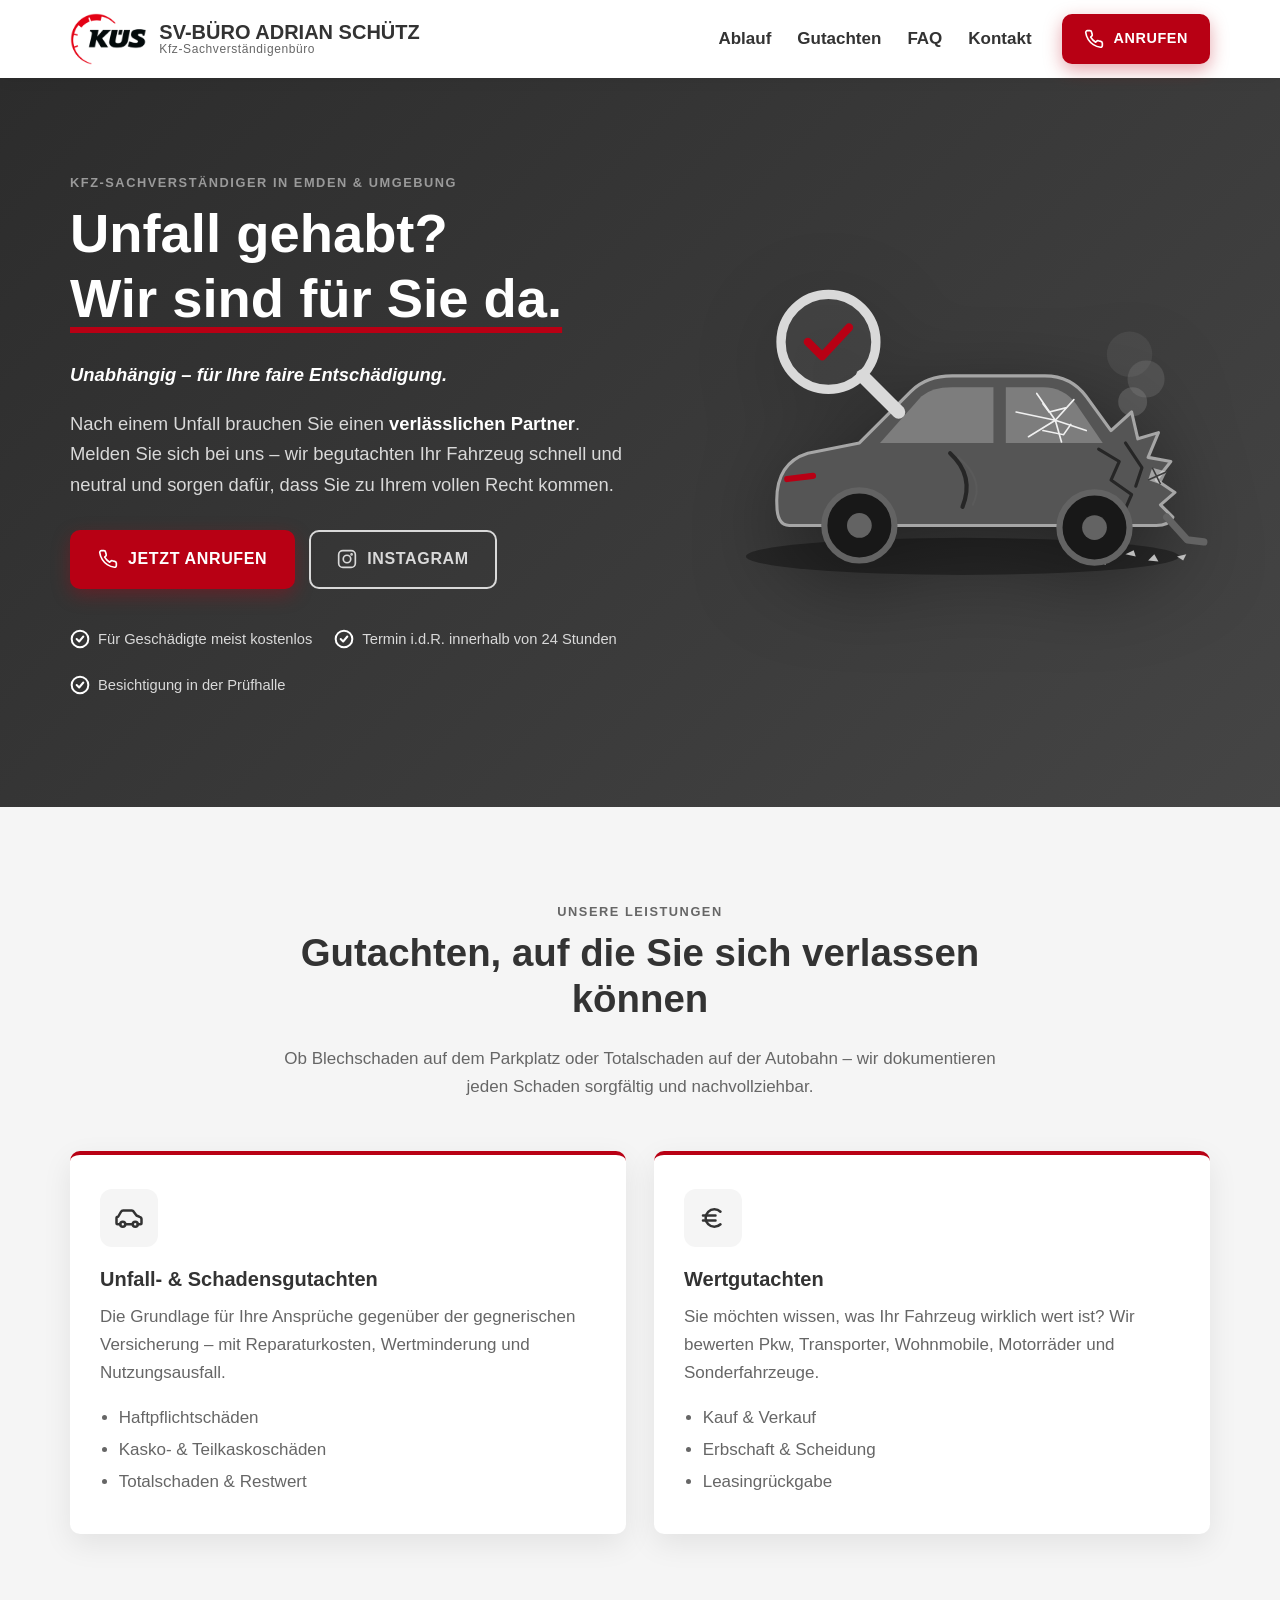
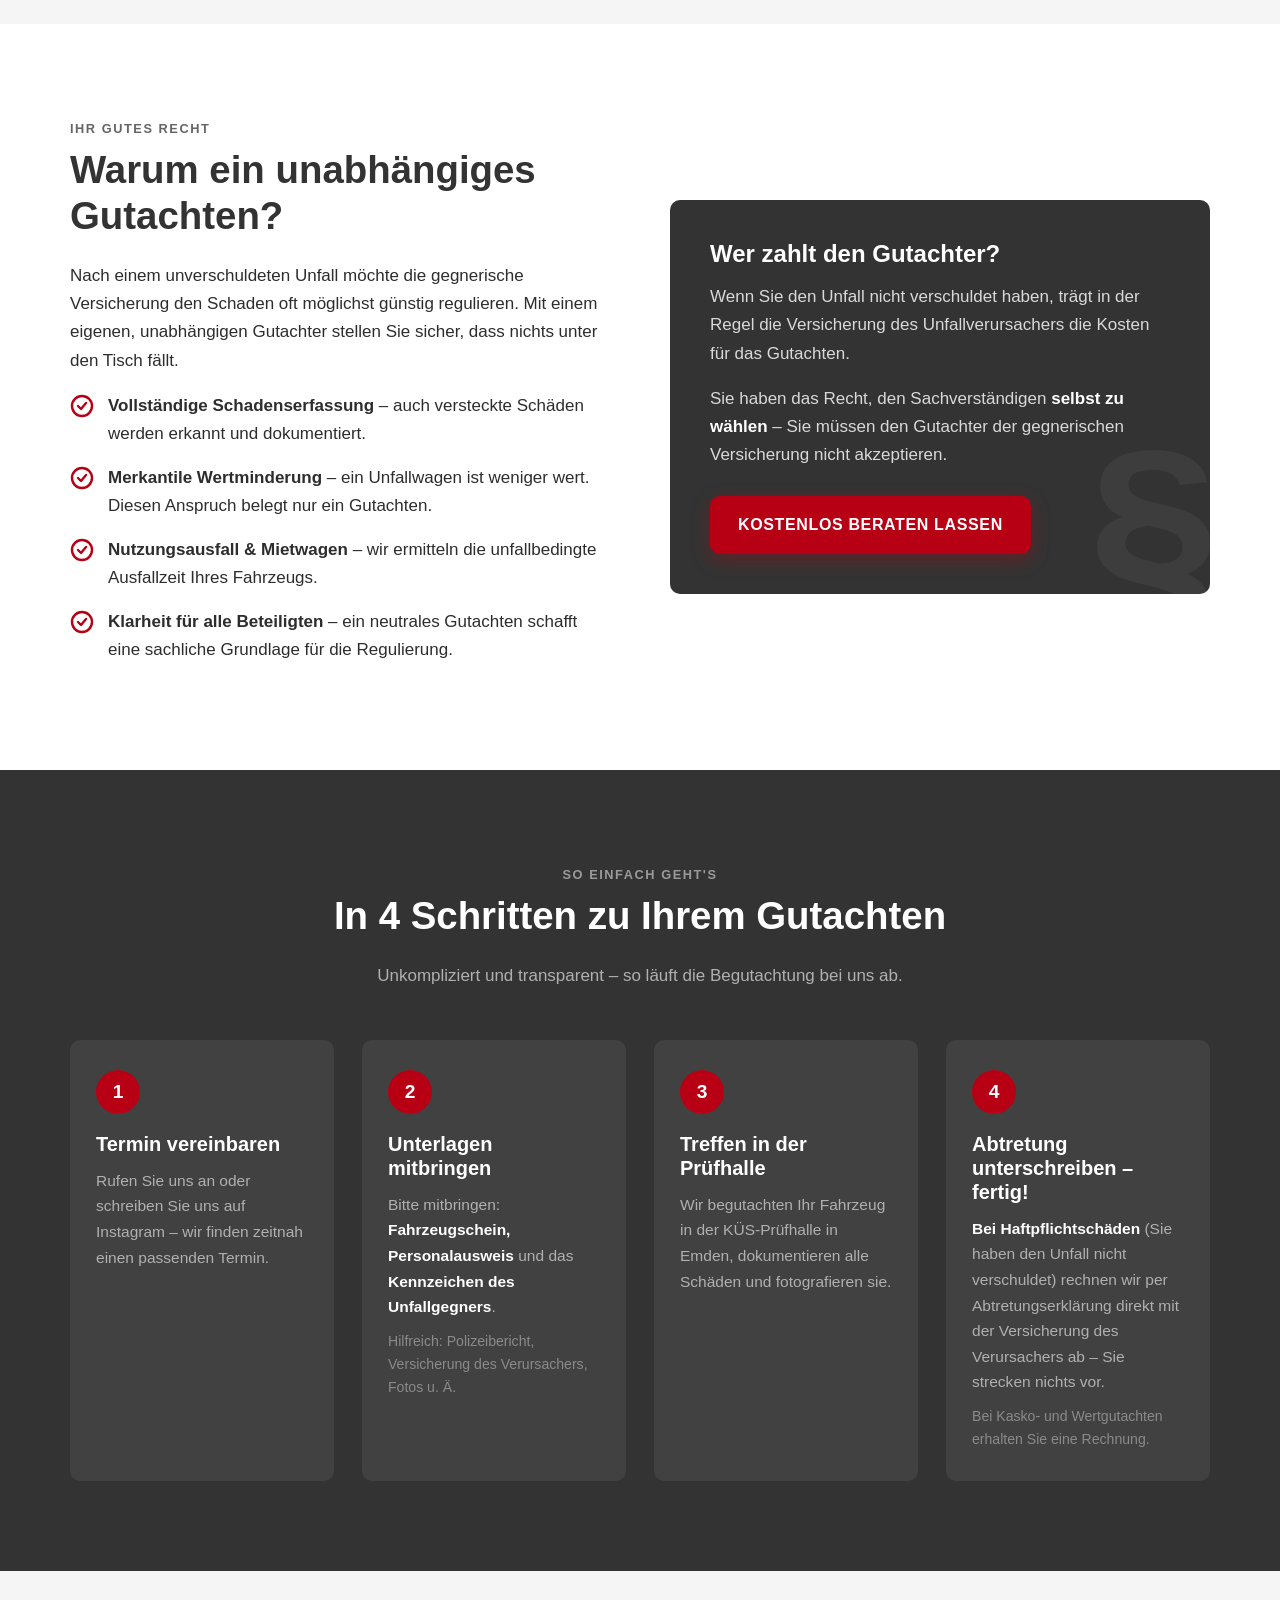
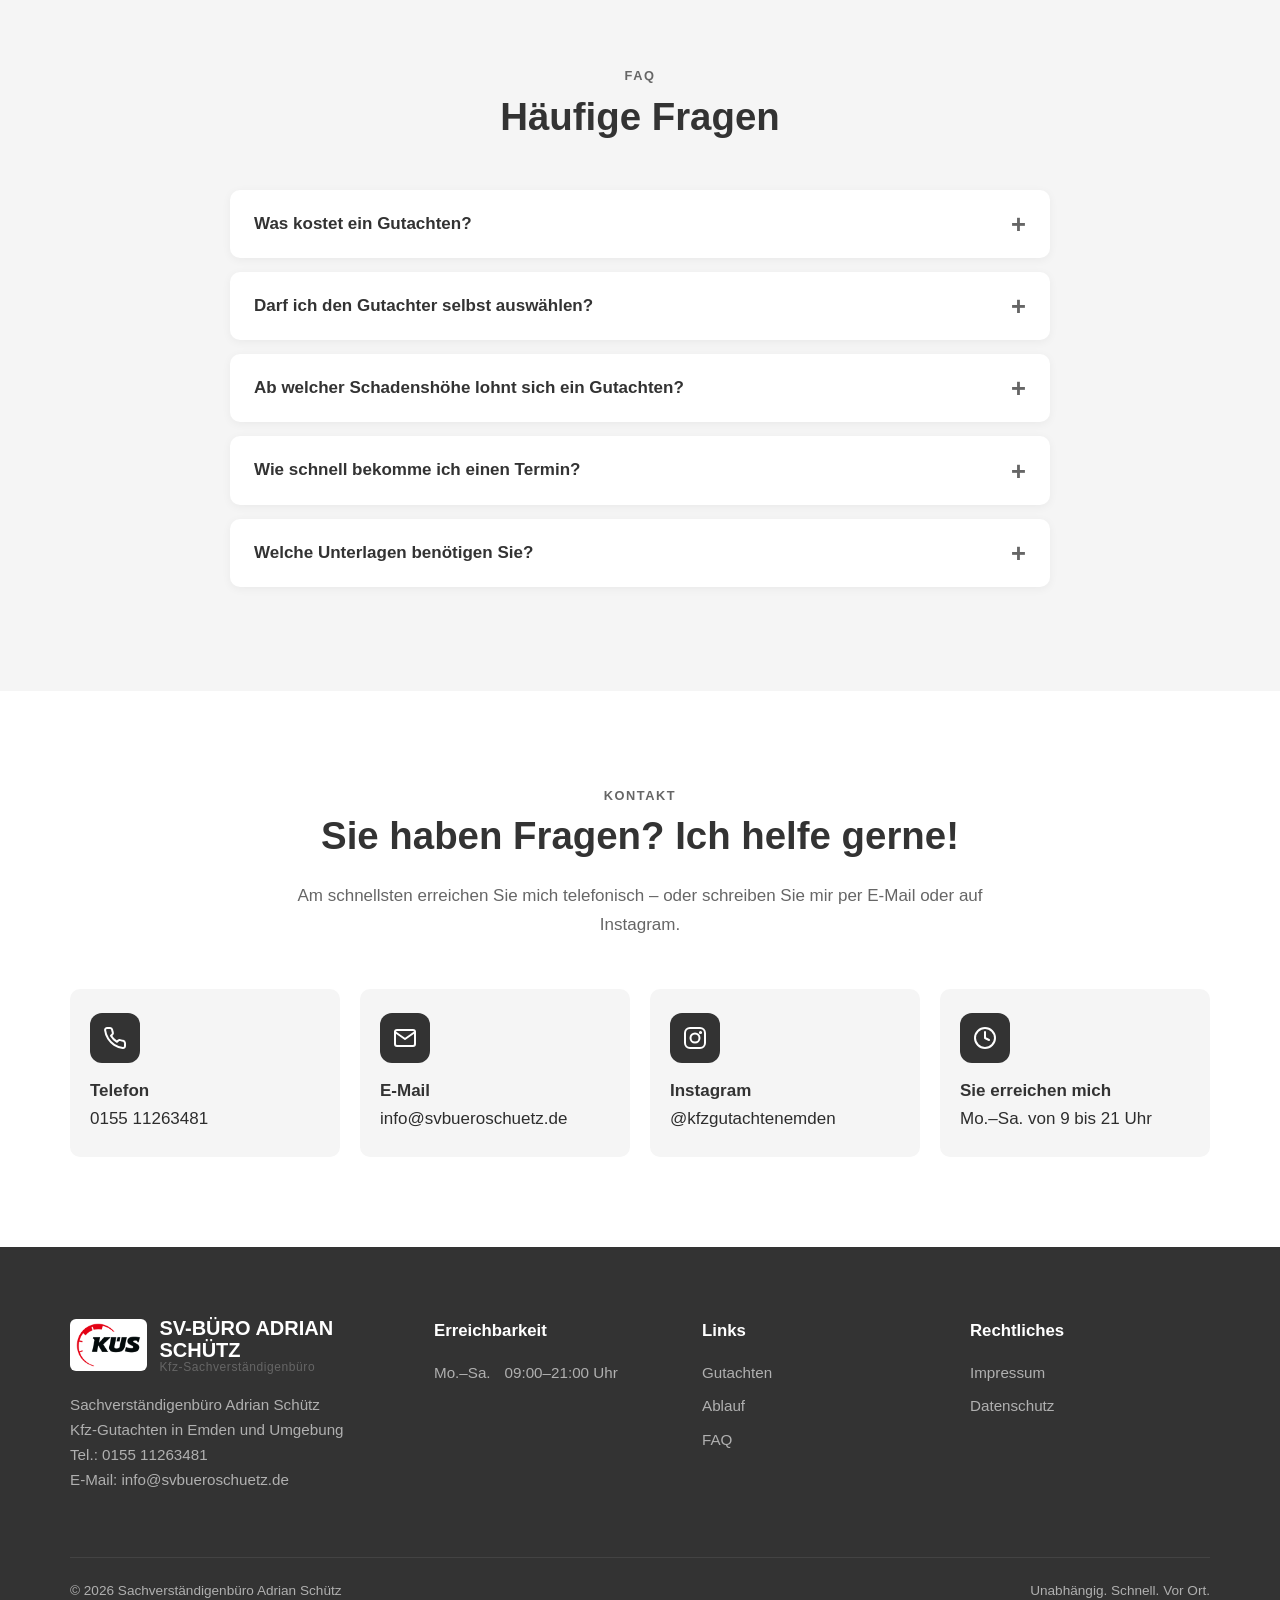
<file: index.html>
<!DOCTYPE html>
<html lang="de">
<head>
  <meta charset="UTF-8">
  <meta name="viewport" content="width=device-width, initial-scale=1.0">
  <title>Kfz-Gutachten Emden | Schaden- und Wertgutachten</title>
  <meta name="description" content="Unabhängiger Kfz-Sachverständiger in Emden und Umgebung: Unfallgutachten und Wertgutachten. Persönlich, neutral und zuverlässig.">
  <link rel="canonical" href="https://svbueroschuetz.de/">
  <link rel="stylesheet" href="css/style.css?v=4">
  <link rel="icon" href="favicon.ico?v=4" sizes="48x48">
  <link rel="icon" type="image/png" sizes="96x96" href="favicon-96.png?v=4">
  <link rel="icon" type="image/png" sizes="192x192" href="favicon-192.png?v=4">
  <link rel="apple-touch-icon" href="apple-touch-icon.png?v=4">
  <meta property="og:site_name" content="Sachverständigenbüro Adrian Schütz">
  <script type="application/ld+json">
  {"@context": "https://schema.org", "@type": "WebSite", "name": "Sachverständigenbüro Adrian Schütz", "url": "https://svbueroschuetz.de/"}
  </script>
</head>
<body>

<!-- Icon-Sprite -->
<svg width="0" height="0" style="position:absolute" aria-hidden="true">
  <symbol id="i-phone" viewBox="0 0 24 24" fill="none" stroke="currentColor" stroke-width="2" stroke-linecap="round" stroke-linejoin="round"><path d="M22 16.9v3a2 2 0 0 1-2.2 2 19.8 19.8 0 0 1-8.6-3.1 19.5 19.5 0 0 1-6-6A19.8 19.8 0 0 1 2.1 4.2 2 2 0 0 1 4.1 2h3a2 2 0 0 1 2 1.7c.1.9.4 1.8.7 2.7a2 2 0 0 1-.5 2.1L8 9.8a16 16 0 0 0 6 6l1.3-1.3a2 2 0 0 1 2.1-.4c.9.3 1.8.6 2.7.7a2 2 0 0 1 1.7 2z"/></symbol>
  <symbol id="i-insta" viewBox="0 0 24 24" fill="none" stroke="currentColor" stroke-width="2" stroke-linecap="round" stroke-linejoin="round"><rect x="2" y="2" width="20" height="20" rx="5"/><circle cx="12" cy="12" r="4.5"/><circle cx="17.5" cy="6.5" r="0.6" fill="currentColor"/></symbol>
  <symbol id="i-mail" viewBox="0 0 24 24" fill="none" stroke="currentColor" stroke-width="2" stroke-linecap="round" stroke-linejoin="round"><rect x="2" y="4" width="20" height="16" rx="2"/><path d="m22 6-10 7L2 6"/></symbol>
  <symbol id="i-clock" viewBox="0 0 24 24" fill="none" stroke="currentColor" stroke-width="2" stroke-linecap="round" stroke-linejoin="round"><circle cx="12" cy="12" r="10"/><path d="M12 6v6l4 2"/></symbol>
  <symbol id="i-check" viewBox="0 0 24 24" fill="none" stroke="currentColor" stroke-width="2.4" stroke-linecap="round" stroke-linejoin="round"><circle cx="12" cy="12" r="10"/><path d="m8 12 3 3 5-6"/></symbol>
  <symbol id="i-car" viewBox="0 0 24 24" fill="none" stroke="currentColor" stroke-width="2" stroke-linecap="round" stroke-linejoin="round"><path d="M19 17h2c.6 0 1-.4 1-1v-3c0-.9-.7-1.7-1.5-1.9L18 10l-2.7-3.6A2 2 0 0 0 13.7 6H7.3a2 2 0 0 0-1.7 1L3.3 11H3a1 1 0 0 0-1 1v4c0 .6.4 1 1 1h2"/><circle cx="7" cy="17" r="2"/><circle cx="17" cy="17" r="2"/><path d="M9 17h6"/></symbol>
  <symbol id="i-euro" viewBox="0 0 24 24" fill="none" stroke="currentColor" stroke-width="2" stroke-linecap="round" stroke-linejoin="round"><path d="M18 7a7 7 0 1 0 0 10"/><path d="M4 10h10M4 14h10"/></symbol>
  <symbol id="i-shield" viewBox="0 0 24 24" fill="none" stroke="currentColor" stroke-width="2" stroke-linecap="round" stroke-linejoin="round"><path d="M12 22s8-4 8-10V5l-8-3-8 3v7c0 6 8 10 8 10z"/><path d="m9 12 2 2 4-4"/></symbol>
  <symbol id="i-bolt" viewBox="0 0 24 24" fill="none" stroke="currentColor" stroke-width="2" stroke-linecap="round" stroke-linejoin="round"><path d="M13 2 3 14h9l-1 8 10-12h-9l1-8z"/></symbol>
  <symbol id="i-menu" viewBox="0 0 24 24" fill="none" stroke="currentColor" stroke-width="2" stroke-linecap="round"><path d="M3 6h18M3 12h18M3 18h18"/></symbol>
</svg>

<!-- Header -->
<header class="header">
  <div class="container">
    <a href="#top" class="logo" aria-label="Zur Startseite">
      <img class="logo__img" src="img/logo-kues.png" alt="KÜS" onerror="this.outerHTML='<span class=&quot;logo__mark&quot;>S</span>'">
      <span class="logo__text">
        <span class="logo__name"><span class="logo__sv">SV-BÜRO</span> <span class="logo__person">ADRIAN SCHÜTZ</span></span>
        <span class="logo__sub">Kfz-Sachverständigenbüro</span>
      </span>
    </a>
    <button class="nav-toggle" aria-label="Menü öffnen" aria-expanded="false"><svg><use href="#i-menu"/></svg></button>
    <nav class="nav" id="nav">
      <ul class="nav__links">
        <li><a href="#ablauf">Ablauf</a></li>
        <li><a href="#leistungen">Gutachten</a></li>
        <li><a href="#faq">FAQ</a></li>
        <li><a href="#kontakt">Kontakt</a></li>
      </ul>
      <a href="tel:+4915511263481" class="btn btn--primary"><svg><use href="#i-phone"/></svg>Anrufen</a>
    </nav>
  </div>
</header>

<main id="top">

  <!-- Hero -->
  <section class="hero">
    <div class="container">
      <div>
        <span class="eyebrow">Kfz-Sachverständiger in Emden &amp; Umgebung</span>
        <h1>Unfall gehabt?<br><em>Wir sind für Sie da.</em></h1>
        <p class="hero__claim">Unabhängig – für Ihre faire Entschädigung.</p>
        <p class="hero__lead">Nach einem Unfall brauchen Sie einen <strong>verlässlichen Partner</strong>. Melden Sie sich bei uns – wir begutachten Ihr Fahrzeug schnell und neutral und sorgen dafür, dass Sie zu Ihrem vollen Recht kommen.</p>
        <div class="btn-row">
          <a href="tel:+4915511263481" class="btn btn--primary"><svg><use href="#i-phone"/></svg>Jetzt anrufen</a>
          <a href="https://www.instagram.com/kfzgutachtenemden/" class="btn btn--insta" target="_blank" rel="noopener"><svg><use href="#i-insta"/></svg>Instagram</a>
        </div>
        <div class="hero__badges">
          <span><svg><use href="#i-check"/></svg>Für Geschädigte meist kostenlos</span>
          <span><svg><use href="#i-check"/></svg>Termin i.d.R. innerhalb von 24 Stunden</span>
          <span><svg><use href="#i-check"/></svg>Besichtigung in der Prüfhalle</span>
        </div>
      </div>
      <div class="hero__art" aria-hidden="true">
        <!-- Illustration: Fahrzeug mit Prüf-Lupe -->
        <svg viewBox="0 0 480 360" xmlns="http://www.w3.org/2000/svg">
          <ellipse cx="240" cy="300" rx="210" ry="18" fill="#000" opacity="0.35"/>
          <!-- Rauch aus dem Motorraum -->
          <g fill="#8a8a8a">
            <circle cx="405" cy="150" r="14" opacity="0.35"/>
            <circle cx="418" cy="128" r="18" opacity="0.25"/>
            <circle cx="402" cy="104" r="22" opacity="0.15"/>
          </g>
          <!-- Karosserie mit eingedrückter Front -->
          <path d="M60 250 Q58 210 90 200 L140 190 L190 140 Q205 125 230 125 L320 125 Q345 125 360 145 L384 178 L404 160 L410 186 L430 180 L420 204 L442 208 L428 226 L446 238 L432 250 L444 262 Q440 270 428 270 L72 270 Q60 270 60 250Z" fill="#555555" stroke="#a6a6a6" stroke-width="3" stroke-linejoin="round"/>
          <!-- Scheiben -->
          <path d="M200 145 Q210 136 230 136 L270 136 L270 190 L160 190Z" fill="#a6a6a6" opacity="0.5"/>
          <path d="M282 136 L318 136 Q338 136 350 152 L376 190 L282 190Z" fill="#a6a6a6" opacity="0.5"/>
          <!-- Riss in der Frontscheibe -->
          <g stroke="#f0f0f0" stroke-width="1.6" fill="none" stroke-linecap="round">
            <path d="M330 168 L312 142 M330 168 L348 148 M330 168 L360 178 M330 168 L304 184 M330 168 L336 189 M330 168 L292 160"/>
            <path d="M318 152 L324 160 L340 156 M345 172 L338 182 L318 178"/>
          </g>
          <!-- Delle in der Tür -->
          <path d="M228 200 Q252 222 240 252" stroke="#262626" stroke-width="4" fill="none" stroke-linecap="round"/>
          <path d="M236 204 Q262 226 250 250" stroke="#5a5a5a" stroke-width="2" fill="none" stroke-linecap="round"/>
          <!-- Knautschfalten an der Front -->
          <g stroke="#262626" stroke-width="3" fill="none" stroke-linecap="round" stroke-linejoin="round">
            <path d="M372 196 L392 208 L384 226 L404 240 L396 258"/>
            <path d="M398 190 L414 214 L408 232"/>
          </g>
          <!-- Kaputter Scheinwerfer -->
          <path d="M424 214 L438 218 L432 230 L420 226Z" fill="#d9d9d9" opacity="0.6"/>
          <path d="M424 214 L432 230 M438 218 L420 226" stroke="#3c3c3c" stroke-width="1.5"/>
          <!-- Herabhängende Stoßstange -->
          <path d="M438 262 L458 284 L474 286" stroke="#636363" stroke-width="7" fill="none" stroke-linecap="round" stroke-linejoin="round"/>
          <!-- Splitter am Boden -->
          <g fill="#bdbdbd">
            <path d="M398 298 l8 -4 2 6z"/><path d="M420 304 l6 -6 4 7z"/><path d="M448 300 l9 -2 -3 6z"/><path d="M372 306 l6 -3 1 5z"/>
          </g>
          <!-- Räder -->
          <circle cx="140" cy="270" r="34" fill="#181818" stroke="#636363" stroke-width="6"/>
          <circle cx="140" cy="270" r="12" fill="#636363"/>
          <circle cx="368" cy="272" r="34" fill="#181818" stroke="#636363" stroke-width="6"/>
          <circle cx="368" cy="272" r="12" fill="#636363"/>
          <!-- Rücklicht -->
          <path d="M70 225 L95 222" stroke="#b80014" stroke-width="6" stroke-linecap="round"/>
          <!-- Lupe des Gutachters -->
          <circle cx="110" cy="92" r="46" fill="rgba(255,255,255,0.06)" stroke="#d9d9d9" stroke-width="9"/>
          <path d="M143 125 L178 160" stroke="#d9d9d9" stroke-width="13" stroke-linecap="round"/>
          <path d="M90 92 l14 14 26-28" stroke="#b80014" stroke-width="8" fill="none" stroke-linecap="round" stroke-linejoin="round"/>
        </svg>
      </div>
    </div>
  </section>

  <!-- Leistungen -->
  <section class="section section--light" id="leistungen">
    <div class="container">
      <div class="section-head">
        <span class="eyebrow">Unsere Leistungen</span>
        <h2>Gutachten, auf die Sie sich verlassen können</h2>
        <p>Ob Blechschaden auf dem Parkplatz oder Totalschaden auf der Autobahn – wir dokumentieren jeden Schaden sorgfältig und nachvollziehbar.</p>
      </div>
      <div class="grid grid--2">
        <article class="card">
          <div class="card__icon"><svg><use href="#i-car"/></svg></div>
          <h3>Unfall- &amp; Schadensgutachten</h3>
          <p>Die Grundlage für Ihre Ansprüche gegenüber der gegnerischen Versicherung – mit Reparaturkosten, Wertminderung und Nutzungsausfall.</p>
          <ul>
            <li>Haftpflichtschäden</li>
            <li>Kasko- &amp; Teilkaskoschäden</li>
            <li>Totalschaden &amp; Restwert</li>
          </ul>
        </article>
        <article class="card">
          <div class="card__icon"><svg><use href="#i-euro"/></svg></div>
          <h3>Wertgutachten</h3>
          <p>Sie möchten wissen, was Ihr Fahrzeug wirklich wert ist? Wir bewerten Pkw, Transporter, Wohnmobile, Motorräder und Sonderfahrzeuge.</p>
          <ul>
            <li>Kauf &amp; Verkauf</li>
            <li>Erbschaft &amp; Scheidung</li>
            <li>Leasingrückgabe</li>
          </ul>
        </article>
      </div>
    </div>
  </section>

  <!-- Warum Gutachten -->
  <section class="section">
    <div class="container split">
      <div>
        <span class="eyebrow">Ihr gutes Recht</span>
        <h2>Warum ein unabhängiges Gutachten?</h2>
        <p>Nach einem unverschuldeten Unfall möchte die gegnerische Versicherung den Schaden oft möglichst günstig regulieren. Mit einem eigenen, unabhängigen Gutachter stellen Sie sicher, dass nichts unter den Tisch fällt.</p>
        <ul class="checklist">
          <li><svg><use href="#i-check"/></svg><span><strong>Vollständige Schadenserfassung</strong> – auch versteckte Schäden werden erkannt und dokumentiert.</span></li>
          <li><svg><use href="#i-check"/></svg><span><strong>Merkantile Wertminderung</strong> – ein Unfallwagen ist weniger wert. Diesen Anspruch belegt nur ein Gutachten.</span></li>
          <li><svg><use href="#i-check"/></svg><span><strong>Nutzungsausfall &amp; Mietwagen</strong> – wir ermitteln die unfallbedingte Ausfallzeit Ihres Fahrzeugs.</span></li>
          <li><svg><use href="#i-check"/></svg><span><strong>Klarheit für alle Beteiligten</strong> – ein neutrales Gutachten schafft eine sachliche Grundlage für die Regulierung.</span></li>
        </ul>
      </div>
      <div class="highlight-box">
        <h3>Wer zahlt den Gutachter?</h3>
        <p>Wenn Sie den Unfall nicht verschuldet haben, trägt in der Regel die Versicherung des Unfallverursachers die Kosten für das Gutachten.</p>
        <p>Sie haben das Recht, den Sachverständigen <strong style="color:#fff">selbst zu wählen</strong> – Sie müssen den Gutachter der gegnerischen Versicherung nicht akzeptieren.</p>
        <a href="#kontakt" class="btn btn--primary" style="margin-top:10px">Kostenlos beraten lassen</a>
      </div>
    </div>
  </section>

  <!-- Ablauf -->
  <section class="section section--dark" id="ablauf">
    <div class="container">
      <div class="section-head">
        <span class="eyebrow">So einfach geht's</span>
        <h2>In 4 Schritten zu Ihrem Gutachten</h2>
        <p>Unkompliziert und transparent – so läuft die Begutachtung bei uns ab.</p>
      </div>
      <div class="grid grid--4 steps">
        <div class="step">
          <h3>Termin vereinbaren</h3>
          <p>Rufen Sie uns an oder schreiben Sie uns auf Instagram – wir finden zeitnah einen passenden Termin.</p>
        </div>
        <div class="step">
          <h3>Unterlagen mitbringen</h3>
          <p>Bitte mitbringen: <strong>Fahrzeugschein, Personalausweis</strong> und das <strong>Kennzeichen des Unfallgegners</strong>.</p>
          <p class="step__note">Hilfreich: Polizeibericht, Versicherung des Verursachers, Fotos u. Ä.</p>
        </div>
        <div class="step">
          <h3>Treffen in der Prüfhalle</h3>
          <p>Wir begutachten Ihr Fahrzeug in der KÜS-Prüfhalle in Emden, dokumentieren alle Schäden und fotografieren sie.</p>
        </div>
        <div class="step">
          <h3>Abtretung unterschreiben – fertig!</h3>
          <p><strong>Bei Haftpflichtschäden</strong> (Sie haben den Unfall nicht verschuldet) rechnen wir per Abtretungserklärung direkt mit der Versicherung des Verursachers ab – Sie strecken nichts vor.</p>
          <p class="step__note">Bei Kasko- und Wertgutachten erhalten Sie eine Rechnung.</p>
        </div>
      </div>
    </div>
  </section>

  <!-- FAQ -->
  <section class="section section--light" id="faq">
    <div class="container">
      <div class="section-head">
        <span class="eyebrow">FAQ</span>
        <h2>Häufige Fragen</h2>
      </div>
      <div class="faq">
        <details>
          <summary>Was kostet ein Gutachten?</summary>
          <p>Bei einem unverschuldeten Unfall übernimmt in der Regel die gegnerische Haftpflichtversicherung die Kosten. Bei Wertgutachten oder selbst verschuldeten Schäden erhalten Sie vorab ein transparentes Angebot.</p>
        </details>
        <details>
          <summary>Darf ich den Gutachter selbst auswählen?</summary>
          <p>Ja. Als Geschädigter haben Sie das Recht, einen unabhängigen Sachverständigen Ihrer Wahl zu beauftragen.</p>
        </details>
        <details>
          <summary>Ab welcher Schadenshöhe lohnt sich ein Gutachten?</summary>
          <p>Als Faustregel gilt: Ab etwa 750–1.000 € Schaden ist ein vollständiges Gutachten sinnvoll. Bei kleineren Schäden beraten wir Sie gerne kostenlos, welches Vorgehen sinnvoll ist.</p>
        </details>
        <details>
          <summary>Wie schnell bekomme ich einen Termin?</summary>
          <p>In der Regel innerhalb von 24 Stunden. Die Besichtigung findet in der KÜS-Prüfhalle in der Nesserlander Straße 88 in Emden statt.</p>
        </details>
        <details>
          <summary>Welche Unterlagen benötigen Sie?</summary>
          <p>Erforderlich sind Fahrzeugschein, Personalausweis und das Kennzeichen des Unfallgegners. Hilfreich sind außerdem alle weiteren Unterlagen zum Unfall: Versicherung und Schadennummer des Verursachers, Polizeibericht bzw. Aktenzeichen, Unfallbericht, Fotos, Kontaktdaten von Zeugen sowie Serviceheft und Rechnungen zu früheren Schäden oder Reparaturen.</p>
        </details>
      </div>
    </div>
  </section>

  <!-- Kontakt -->
  <section class="section" id="kontakt">
    <div class="container">
      <div class="section-head">
        <span class="eyebrow">Kontakt</span>
        <h2>Sie haben Fragen? Ich helfe gerne!</h2>
        <p>Am schnellsten erreichen Sie mich telefonisch – oder schreiben Sie mir per E-Mail oder auf Instagram.</p>
      </div>
      <div class="contact-cards">
        <a class="contact-item" href="tel:+4915511263481">
          <div class="contact-item__icon"><svg><use href="#i-phone"/></svg></div>
          <div><strong>Telefon</strong>0155 11263481</div>
        </a>
        <a class="contact-item" href="mailto:info@svbueroschuetz.de">
          <div class="contact-item__icon"><svg><use href="#i-mail"/></svg></div>
          <div><strong>E-Mail</strong>info@svbueroschuetz.de</div>
        </a>
        <a class="contact-item" href="https://www.instagram.com/kfzgutachtenemden/" target="_blank" rel="noopener">
          <div class="contact-item__icon"><svg><use href="#i-insta"/></svg></div>
          <div><strong>Instagram</strong>@kfzgutachtenemden</div>
        </a>
        <div class="contact-item">
          <div class="contact-item__icon"><svg><use href="#i-clock"/></svg></div>
          <div><strong>Sie erreichen mich</strong>Mo.–Sa. von 9 bis 21 Uhr</div>
        </div>
      </div>
    </div>
  </section>

</main>

<!-- Footer -->
<footer class="footer">
  <div class="container">
    <div class="grid">
      <div>
        <a href="#top" class="logo">
          <img class="logo__img" src="img/logo-kues.png" alt="KÜS" onerror="this.outerHTML='<span class=&quot;logo__mark&quot;>S</span>'">
          <span class="logo__text"><span class="logo__name"><span class="logo__sv">SV-BÜRO</span> <span class="logo__person">ADRIAN SCHÜTZ</span></span><span class="logo__sub">Kfz-Sachverständigenbüro</span></span>
        </a>
        <p>Sachverständigenbüro Adrian Schütz<br>Kfz-Gutachten in Emden und Umgebung<br>
        Tel.: <a href="tel:+4915511263481">0155 11263481</a><br>
        E-Mail: <a href="mailto:info@svbueroschuetz.de">info@svbueroschuetz.de</a></p>
      </div>
      <div>
        <h4>Erreichbarkeit</h4>
        <div class="hours"><span>Mo.–Sa.</span><span>09:00–21:00 Uhr</span></div>
      </div>
      <div>
        <h4>Links</h4>
        <ul>
          <li><a href="#leistungen">Gutachten</a></li>
          <li><a href="#ablauf">Ablauf</a></li>
          <li><a href="#faq">FAQ</a></li>
        </ul>
      </div>
      <div>
        <h4>Rechtliches</h4>
        <ul>
          <li><a href="impressum.html">Impressum</a></li>
          <li><a href="datenschutz.html">Datenschutz</a></li>
        </ul>
      </div>
    </div>
    <div class="footer__bottom">
      <span>© <span id="year">2026</span> Sachverständigenbüro Adrian Schütz</span>
      <span>Unabhängig. Schnell. Vor Ort.</span>
    </div>
  </div>
</footer>

<!-- Mobile Anrufleiste -->
<div class="mobile-cta">
  <a class="call" href="tel:+4915511263481"><svg><use href="#i-phone"/></svg>Anrufen</a>
  <a class="insta" href="https://www.instagram.com/kfzgutachtenemden/" target="_blank" rel="noopener"><svg><use href="#i-insta"/></svg>Instagram</a>
</div>

<script src="js/main.js"></script>
</body>
</html>
</file>
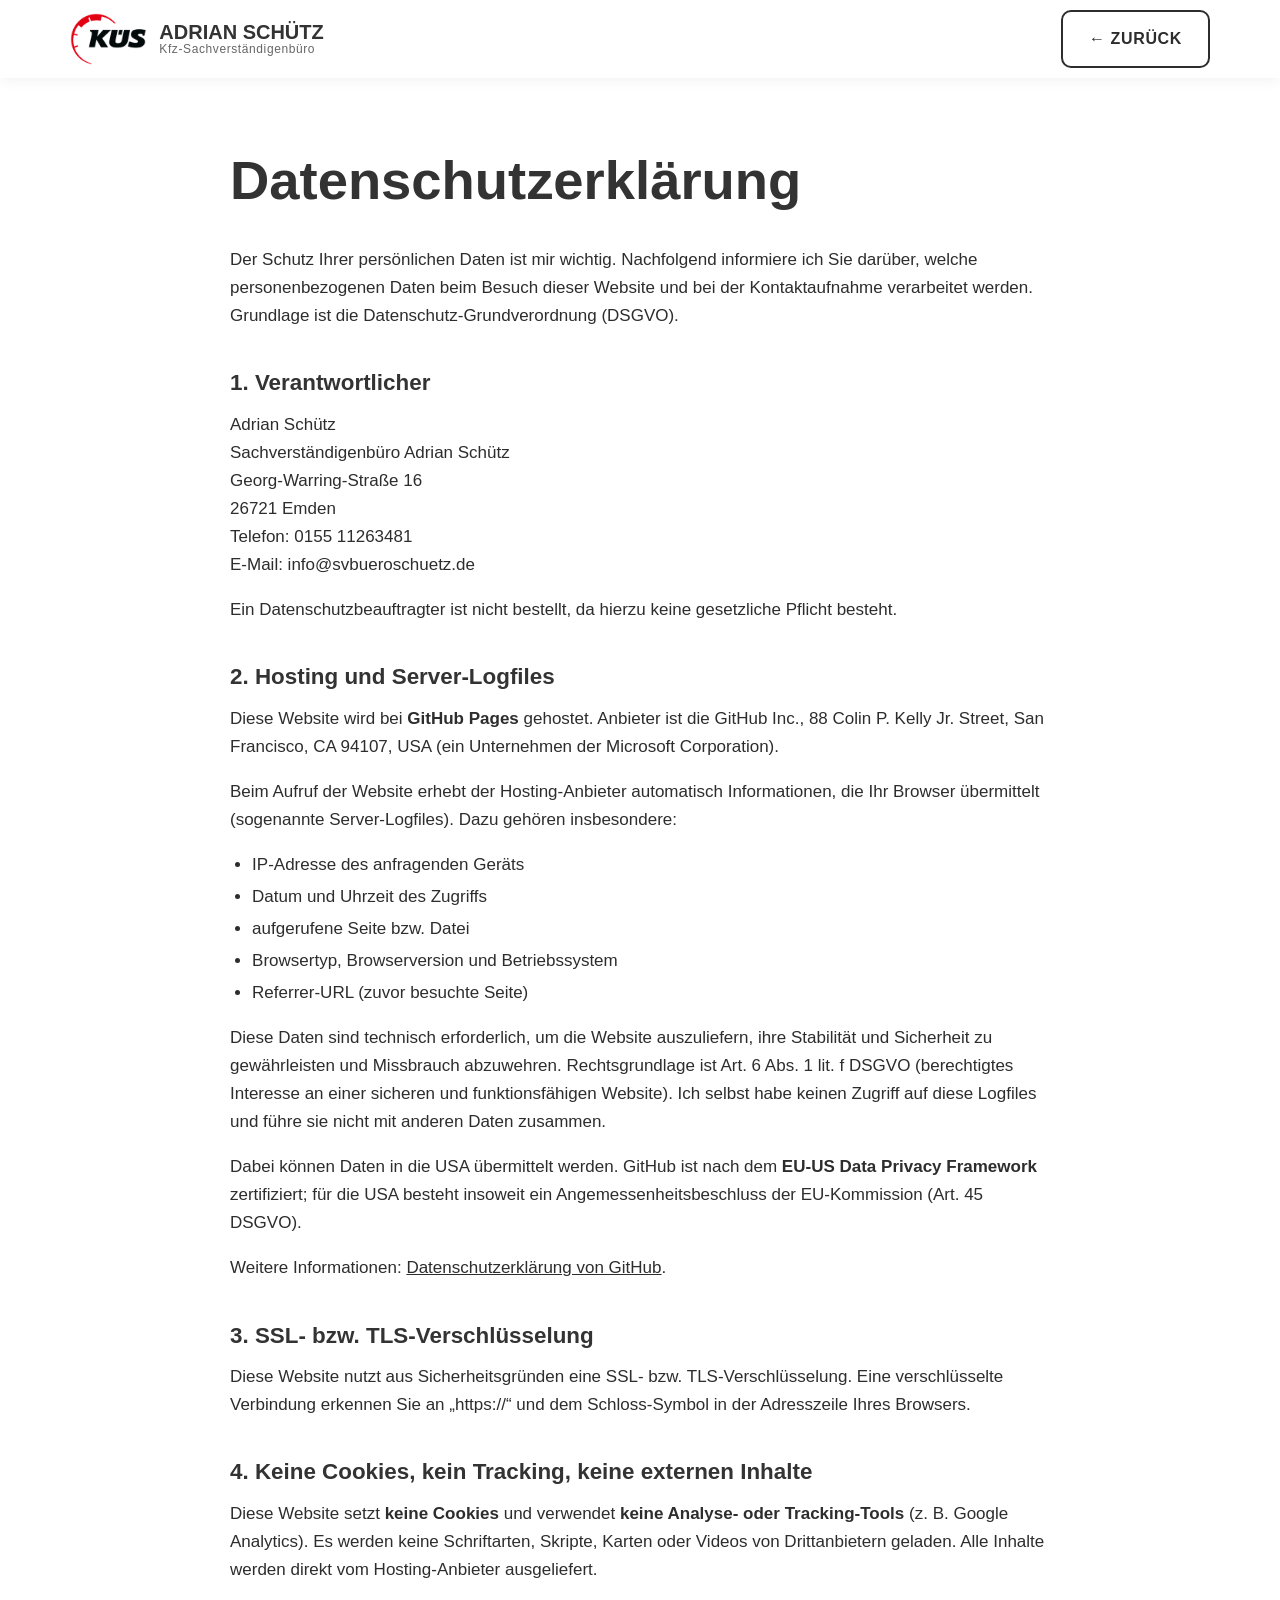
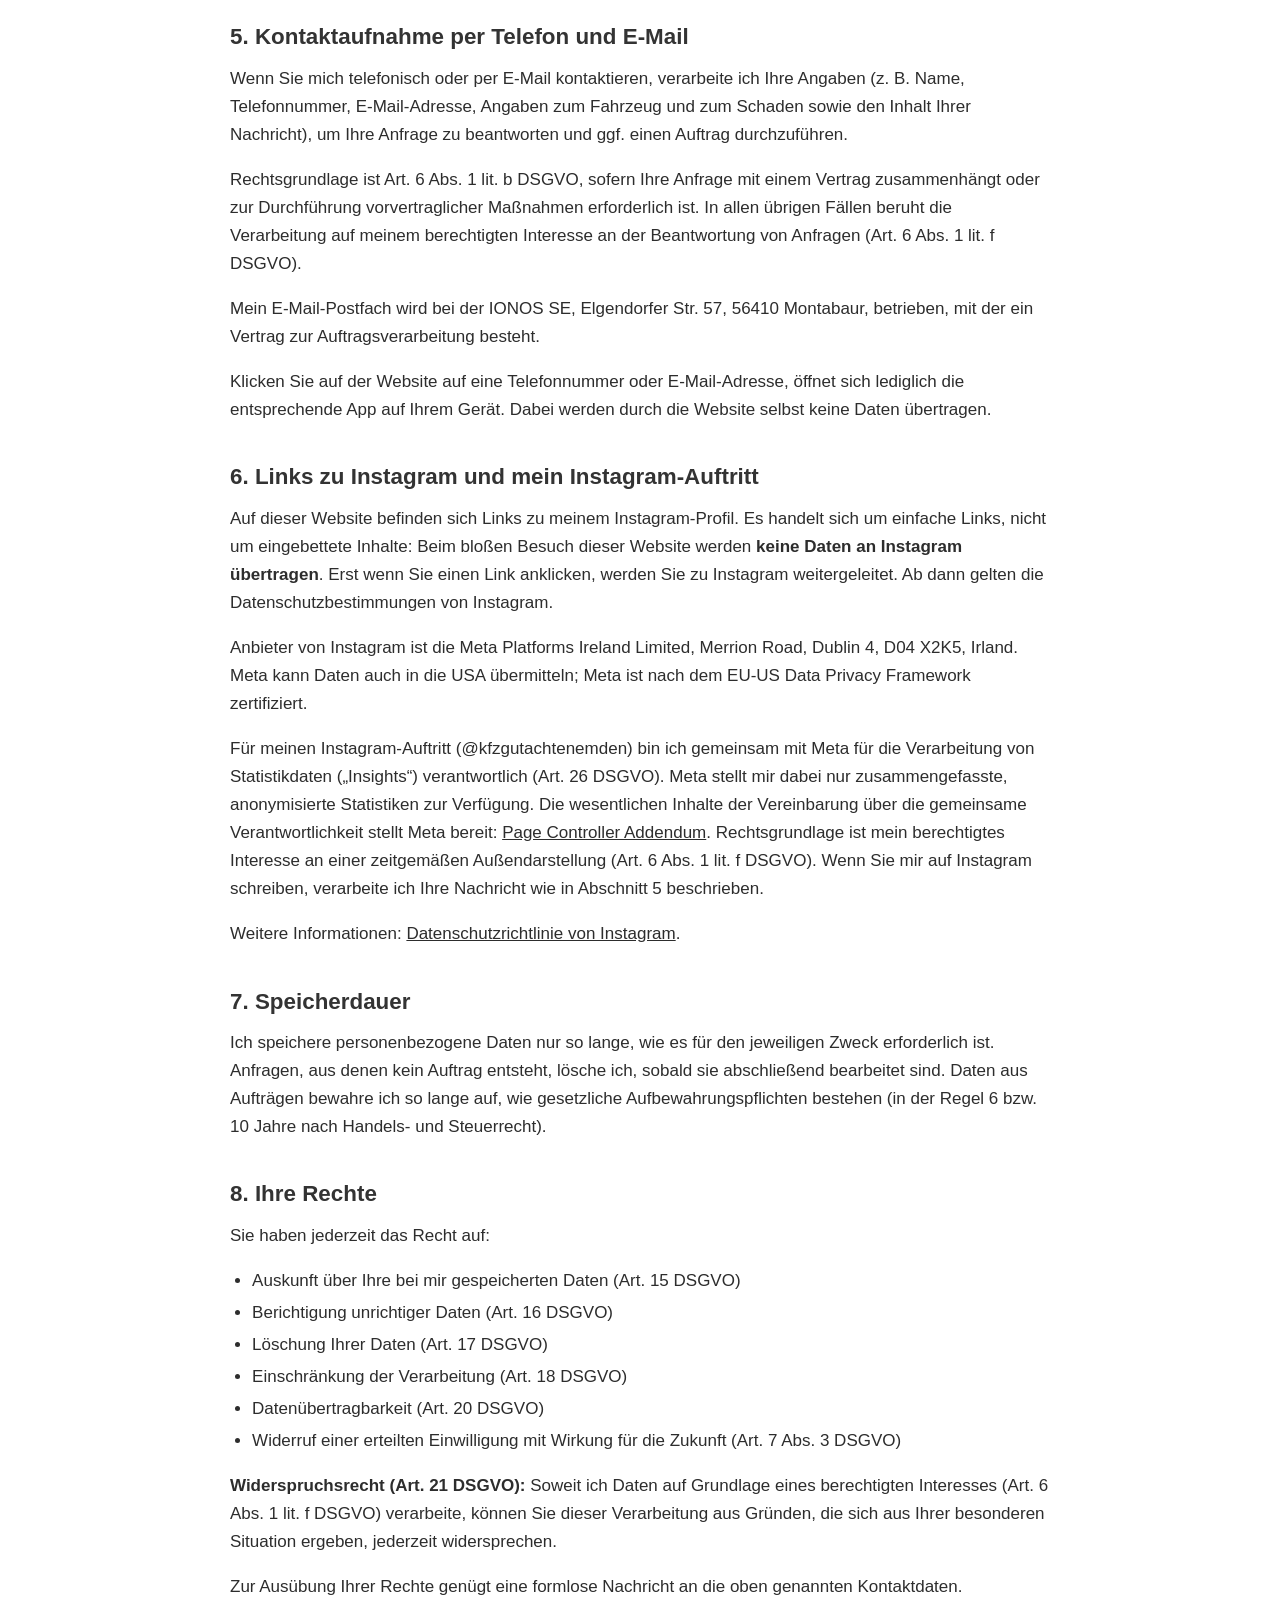
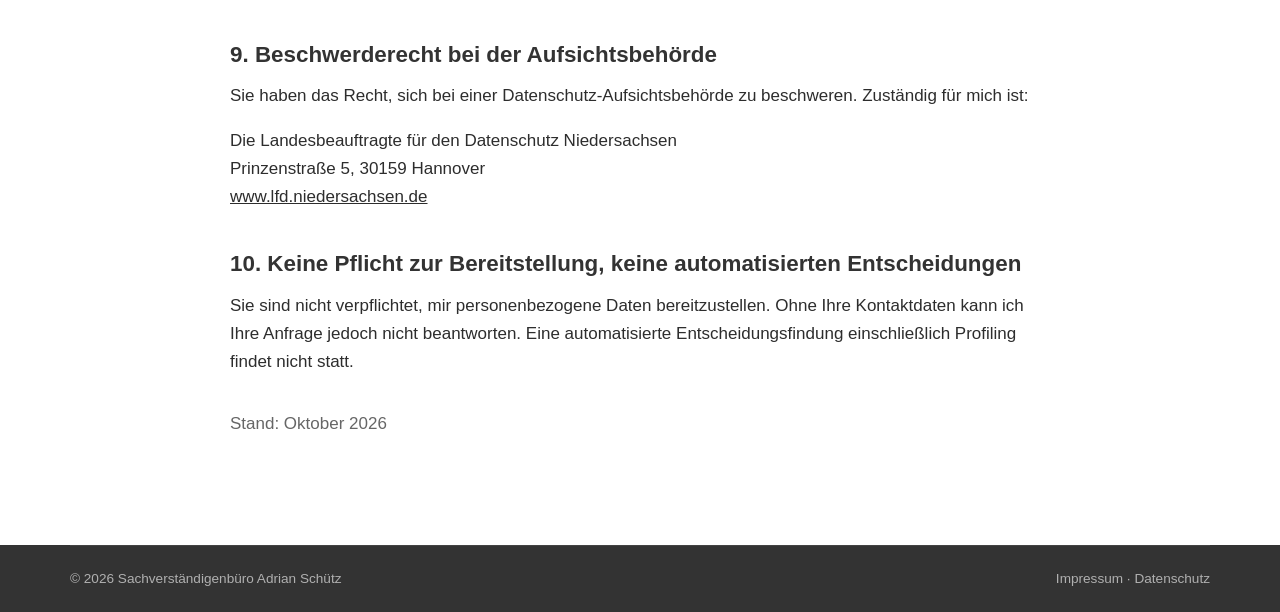
<file: datenschutz.html>
<!DOCTYPE html>
<html lang="de">
<head>
  <meta charset="UTF-8">
  <meta name="viewport" content="width=device-width, initial-scale=1.0">
  <title>Datenschutz | Sachverständigenbüro Adrian Schütz</title>
  <meta name="robots" content="noindex">
  <link rel="canonical" href="https://svbueroschuetz.de/datenschutz.html">
  <link rel="stylesheet" href="css/style.css?v=4">
  <link rel="icon" href="favicon.ico?v=4" sizes="48x48">
  <link rel="icon" type="image/png" sizes="96x96" href="favicon-96.png?v=4">
  <link rel="icon" type="image/png" sizes="192x192" href="favicon-192.png?v=4">
  <link rel="apple-touch-icon" href="apple-touch-icon.png?v=4">
</head>
<body>

<header class="header">
  <div class="container">
    <a href="index.html" class="logo">
      <img class="logo__img" src="img/logo-kues.png" alt="KÜS" onerror="this.outerHTML='<span class=&quot;logo__mark&quot;>S</span>'">
      <span class="logo__text"><span class="logo__name">ADRIAN SCHÜTZ</span><span class="logo__sub">Kfz-Sachverständigenbüro</span></span>
    </a>
    <a href="index.html" class="btn btn--outline">← Zurück</a>
  </div>
</header>

<main class="legal">
  <div class="container">
    <h1>Datenschutzerklärung</h1>
    <p>Der Schutz Ihrer persönlichen Daten ist mir wichtig. Nachfolgend informiere ich Sie darüber, welche personenbezogenen Daten beim Besuch dieser Website und bei der Kontaktaufnahme verarbeitet werden. Grundlage ist die Datenschutz-Grundverordnung (DSGVO).</p>

    <h2>1. Verantwortlicher</h2>
    <p>Adrian Schütz<br>
    Sachverständigenbüro Adrian Schütz<br>
    Georg-Warring-Straße 16<br>
    26721 Emden<br>
    Telefon: 0155 11263481<br>
    E-Mail: info@svbueroschuetz.de</p>
    <p>Ein Datenschutzbeauftragter ist nicht bestellt, da hierzu keine gesetzliche Pflicht besteht.</p>

    <h2>2. Hosting und Server-Logfiles</h2>
    <p>Diese Website wird bei <strong>GitHub Pages</strong> gehostet. Anbieter ist die GitHub Inc., 88 Colin P. Kelly Jr. Street, San Francisco, CA 94107, USA (ein Unternehmen der Microsoft Corporation).</p>
    <p>Beim Aufruf der Website erhebt der Hosting-Anbieter automatisch Informationen, die Ihr Browser übermittelt (sogenannte Server-Logfiles). Dazu gehören insbesondere:</p>
    <ul>
      <li>IP-Adresse des anfragenden Geräts</li>
      <li>Datum und Uhrzeit des Zugriffs</li>
      <li>aufgerufene Seite bzw. Datei</li>
      <li>Browsertyp, Browserversion und Betriebssystem</li>
      <li>Referrer-URL (zuvor besuchte Seite)</li>
    </ul>
    <p>Diese Daten sind technisch erforderlich, um die Website auszuliefern, ihre Stabilität und Sicherheit zu gewährleisten und Missbrauch abzuwehren. Rechtsgrundlage ist Art. 6 Abs. 1 lit. f DSGVO (berechtigtes Interesse an einer sicheren und funktionsfähigen Website). Ich selbst habe keinen Zugriff auf diese Logfiles und führe sie nicht mit anderen Daten zusammen.</p>
    <p>Dabei können Daten in die USA übermittelt werden. GitHub ist nach dem <strong>EU-US Data Privacy Framework</strong> zertifiziert; für die USA besteht insoweit ein Angemessenheitsbeschluss der EU-Kommission (Art. 45 DSGVO).</p>
    <p>Weitere Informationen: <a href="https://docs.github.com/de/site-policy/privacy-policies/github-general-privacy-statement" target="_blank" rel="noopener">Datenschutzerklärung von GitHub</a>.</p>

    <h2>3. SSL- bzw. TLS-Verschlüsselung</h2>
    <p>Diese Website nutzt aus Sicherheitsgründen eine SSL- bzw. TLS-Verschlüsselung. Eine verschlüsselte Verbindung erkennen Sie an „https://“ und dem Schloss-Symbol in der Adresszeile Ihres Browsers.</p>

    <h2>4. Keine Cookies, kein Tracking, keine externen Inhalte</h2>
    <p>Diese Website setzt <strong>keine Cookies</strong> und verwendet <strong>keine Analyse- oder Tracking-Tools</strong> (z. B. Google Analytics). Es werden keine Schriftarten, Skripte, Karten oder Videos von Drittanbietern geladen. Alle Inhalte werden direkt vom Hosting-Anbieter ausgeliefert.</p>

    <h2>5. Kontaktaufnahme per Telefon und E-Mail</h2>
    <p>Wenn Sie mich telefonisch oder per E-Mail kontaktieren, verarbeite ich Ihre Angaben (z. B. Name, Telefonnummer, E-Mail-Adresse, Angaben zum Fahrzeug und zum Schaden sowie den Inhalt Ihrer Nachricht), um Ihre Anfrage zu beantworten und ggf. einen Auftrag durchzuführen.</p>
    <p>Rechtsgrundlage ist Art. 6 Abs. 1 lit. b DSGVO, sofern Ihre Anfrage mit einem Vertrag zusammenhängt oder zur Durchführung vorvertraglicher Maßnahmen erforderlich ist. In allen übrigen Fällen beruht die Verarbeitung auf meinem berechtigten Interesse an der Beantwortung von Anfragen (Art. 6 Abs. 1 lit. f DSGVO).</p>
    <p>Mein E-Mail-Postfach wird bei der IONOS SE, Elgendorfer Str. 57, 56410 Montabaur, betrieben, mit der ein Vertrag zur Auftragsverarbeitung besteht.</p>
    <p>Klicken Sie auf der Website auf eine Telefonnummer oder E-Mail-Adresse, öffnet sich lediglich die entsprechende App auf Ihrem Gerät. Dabei werden durch die Website selbst keine Daten übertragen.</p>

    <h2>6. Links zu Instagram und mein Instagram-Auftritt</h2>
    <p>Auf dieser Website befinden sich Links zu meinem Instagram-Profil. Es handelt sich um einfache Links, nicht um eingebettete Inhalte: Beim bloßen Besuch dieser Website werden <strong>keine Daten an Instagram übertragen</strong>. Erst wenn Sie einen Link anklicken, werden Sie zu Instagram weitergeleitet. Ab dann gelten die Datenschutzbestimmungen von Instagram.</p>
    <p>Anbieter von Instagram ist die Meta Platforms Ireland Limited, Merrion Road, Dublin 4, D04 X2K5, Irland. Meta kann Daten auch in die USA übermitteln; Meta ist nach dem EU-US Data Privacy Framework zertifiziert.</p>
    <p>Für meinen Instagram-Auftritt (@kfzgutachtenemden) bin ich gemeinsam mit Meta für die Verarbeitung von Statistikdaten („Insights“) verantwortlich (Art. 26 DSGVO). Meta stellt mir dabei nur zusammengefasste, anonymisierte Statistiken zur Verfügung. Die wesentlichen Inhalte der Vereinbarung über die gemeinsame Verantwortlichkeit stellt Meta bereit: <a href="https://www.facebook.com/legal/terms/page_controller_addendum" target="_blank" rel="noopener">Page Controller Addendum</a>. Rechtsgrundlage ist mein berechtigtes Interesse an einer zeitgemäßen Außendarstellung (Art. 6 Abs. 1 lit. f DSGVO). Wenn Sie mir auf Instagram schreiben, verarbeite ich Ihre Nachricht wie in Abschnitt 5 beschrieben.</p>
    <p>Weitere Informationen: <a href="https://privacycenter.instagram.com/policy" target="_blank" rel="noopener">Datenschutzrichtlinie von Instagram</a>.</p>

    <h2>7. Speicherdauer</h2>
    <p>Ich speichere personenbezogene Daten nur so lange, wie es für den jeweiligen Zweck erforderlich ist. Anfragen, aus denen kein Auftrag entsteht, lösche ich, sobald sie abschließend bearbeitet sind. Daten aus Aufträgen bewahre ich so lange auf, wie gesetzliche Aufbewahrungspflichten bestehen (in der Regel 6 bzw. 10 Jahre nach Handels- und Steuerrecht).</p>

    <h2>8. Ihre Rechte</h2>
    <p>Sie haben jederzeit das Recht auf:</p>
    <ul>
      <li>Auskunft über Ihre bei mir gespeicherten Daten (Art. 15 DSGVO)</li>
      <li>Berichtigung unrichtiger Daten (Art. 16 DSGVO)</li>
      <li>Löschung Ihrer Daten (Art. 17 DSGVO)</li>
      <li>Einschränkung der Verarbeitung (Art. 18 DSGVO)</li>
      <li>Datenübertragbarkeit (Art. 20 DSGVO)</li>
      <li>Widerruf einer erteilten Einwilligung mit Wirkung für die Zukunft (Art. 7 Abs. 3 DSGVO)</li>
    </ul>
    <p><strong>Widerspruchsrecht (Art. 21 DSGVO):</strong> Soweit ich Daten auf Grundlage eines berechtigten Interesses (Art. 6 Abs. 1 lit. f DSGVO) verarbeite, können Sie dieser Verarbeitung aus Gründen, die sich aus Ihrer besonderen Situation ergeben, jederzeit widersprechen.</p>
    <p>Zur Ausübung Ihrer Rechte genügt eine formlose Nachricht an die oben genannten Kontaktdaten.</p>

    <h2>9. Beschwerderecht bei der Aufsichtsbehörde</h2>
    <p>Sie haben das Recht, sich bei einer Datenschutz-Aufsichtsbehörde zu beschweren. Zuständig für mich ist:</p>
    <p>Die Landesbeauftragte für den Datenschutz Niedersachsen<br>
    Prinzenstraße 5, 30159 Hannover<br>
    <a href="https://www.lfd.niedersachsen.de" target="_blank" rel="noopener">www.lfd.niedersachsen.de</a></p>

    <h2>10. Keine Pflicht zur Bereitstellung, keine automatisierten Entscheidungen</h2>
    <p>Sie sind nicht verpflichtet, mir personenbezogene Daten bereitzustellen. Ohne Ihre Kontaktdaten kann ich Ihre Anfrage jedoch nicht beantworten. Eine automatisierte Entscheidungsfindung einschließlich Profiling findet nicht statt.</p>

    <p style="margin-top:2em;color:var(--muted)">Stand: Oktober 2026</p>
  </div>
</main>

<footer class="footer" style="padding-top:0">
  <div class="container">
    <div class="footer__bottom" style="margin-top:0">
      <span>© 2026 Sachverständigenbüro Adrian Schütz</span>
      <span><a href="impressum.html">Impressum</a> · <a href="datenschutz.html">Datenschutz</a></span>
    </div>
  </div>
</footer>

</body>
</html>
</file>
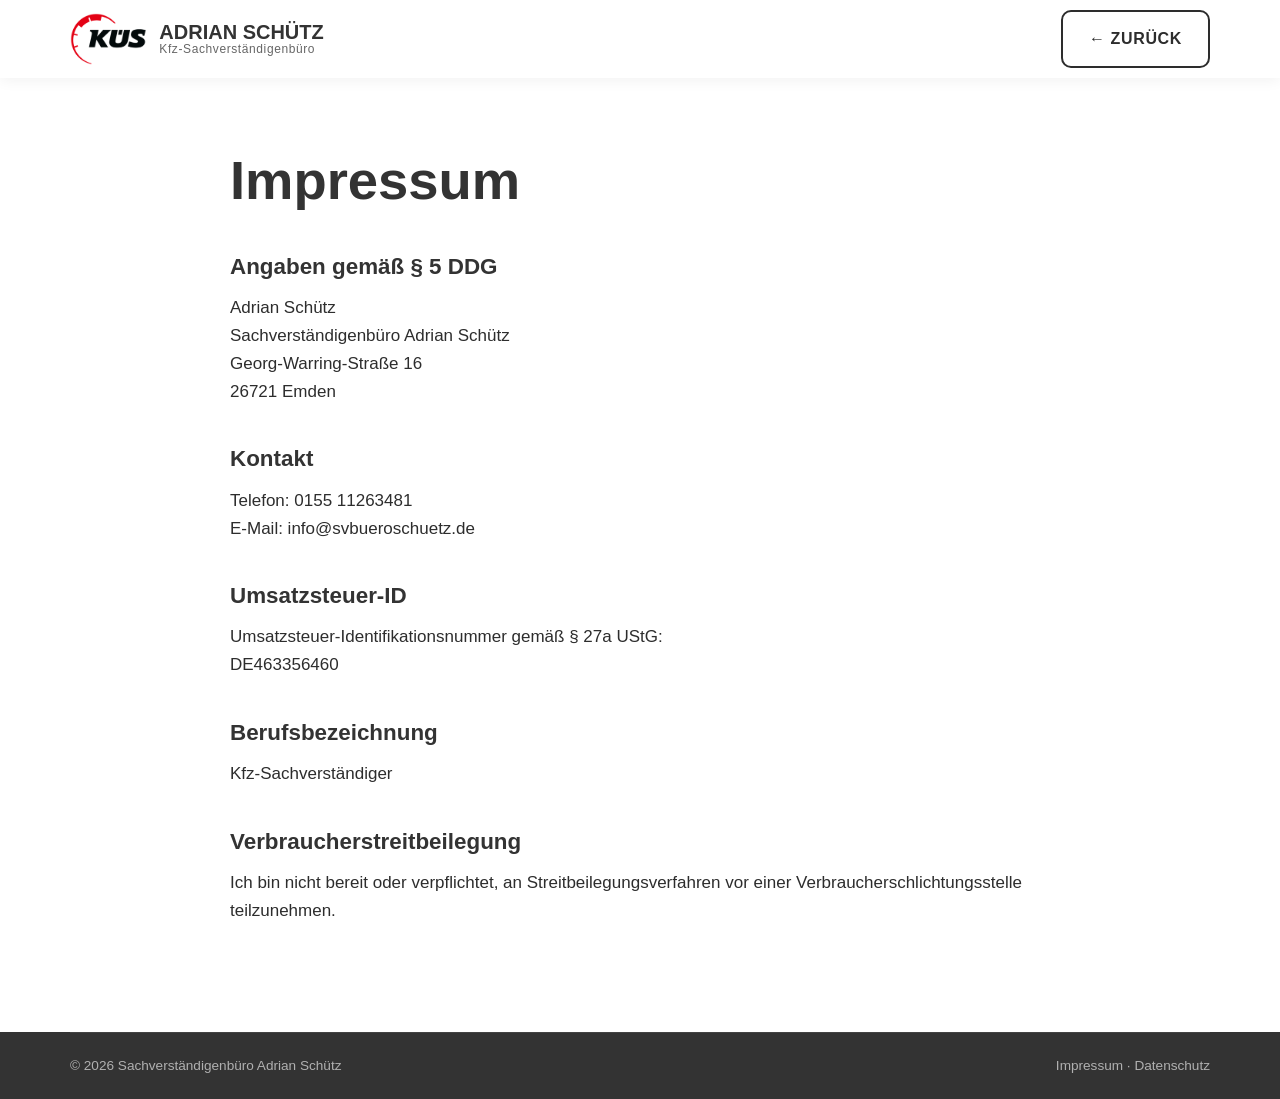
<file: impressum.html>
<!DOCTYPE html>
<html lang="de">
<head>
  <meta charset="UTF-8">
  <meta name="viewport" content="width=device-width, initial-scale=1.0">
  <title>Impressum | Sachverständigenbüro Adrian Schütz</title>
  <meta name="robots" content="noindex">
  <link rel="canonical" href="https://svbueroschuetz.de/impressum.html">
  <link rel="stylesheet" href="css/style.css?v=4">
  <link rel="icon" href="favicon.ico?v=4" sizes="48x48">
  <link rel="icon" type="image/png" sizes="96x96" href="favicon-96.png?v=4">
  <link rel="icon" type="image/png" sizes="192x192" href="favicon-192.png?v=4">
  <link rel="apple-touch-icon" href="apple-touch-icon.png?v=4">
</head>
<body>

<header class="header">
  <div class="container">
    <a href="index.html" class="logo">
      <img class="logo__img" src="img/logo-kues.png" alt="KÜS" onerror="this.outerHTML='<span class=&quot;logo__mark&quot;>S</span>'">
      <span class="logo__text"><span class="logo__name">ADRIAN SCHÜTZ</span><span class="logo__sub">Kfz-Sachverständigenbüro</span></span>
    </a>
    <a href="index.html" class="btn btn--outline">← Zurück</a>
  </div>
</header>

<main class="legal">
  <div class="container">
    <h1>Impressum</h1>

    <h2>Angaben gemäß § 5 DDG</h2>
    <p>Adrian Schütz<br>
    Sachverständigenbüro Adrian Schütz<br>
    Georg-Warring-Straße 16<br>
    26721 Emden</p>

    <h2>Kontakt</h2>
    <p>Telefon: 0155 11263481<br>
    E-Mail: info@svbueroschuetz.de</p>

    <h2>Umsatzsteuer-ID</h2>
    <p>Umsatzsteuer-Identifikationsnummer gemäß § 27a UStG:<br>DE463356460</p>

    <h2>Berufsbezeichnung</h2>
    <p>Kfz-Sachverständiger</p>

    <h2>Verbraucherstreitbeilegung</h2>
    <p>Ich bin nicht bereit oder verpflichtet, an Streitbeilegungsverfahren vor einer Verbraucherschlichtungsstelle teilzunehmen.</p>
  </div>
</main>

<footer class="footer" style="padding-top:0">
  <div class="container">
    <div class="footer__bottom" style="margin-top:0">
      <span>© 2026 Sachverständigenbüro Adrian Schütz</span>
      <span><a href="impressum.html">Impressum</a> · <a href="datenschutz.html">Datenschutz</a></span>
    </div>
  </div>
</footer>

</body>
</html>
</file>
<file: css/style.css>
/* ==========================================================
   Sachverständigenbüro Mustermann – Stylesheet
   Keine externen Schriften (DSGVO): System-Schriftarten
   ========================================================== */

:root {
  --accent: #b80014;
  --dark: #333333;
  --dark-2: #414141;
  --text: #2d2d2d;
  --muted: #666666;
  --light: #f5f5f5;
  --white: #ffffff;
  --radius: 10px;
  --shadow: 0 10px 30px rgba(0, 0, 0, 0.08);
  --max: 1180px;
  --font: -apple-system, BlinkMacSystemFont, "Segoe UI", Roboto, "Helvetica Neue", Arial, sans-serif;
}

*, *::before, *::after { box-sizing: border-box; }

html { scroll-behavior: smooth; scroll-padding-top: 90px; }

body {
  margin: 0;
  font-family: var(--font);
  color: var(--text);
  background: var(--white);
  line-height: 1.65;
  font-size: 17px;
}

img, svg { max-width: 100%; display: block; }

a { color: inherit; }

h1, h2, h3 { line-height: 1.2; margin: 0 0 0.6em; color: var(--dark); }
h1 { font-size: clamp(2rem, 5vw, 3.4rem); font-weight: 800; }
h2 { font-size: clamp(1.6rem, 3.5vw, 2.4rem); font-weight: 800; }
h3 { font-size: 1.25rem; font-weight: 700; }
p { margin: 0 0 1em; }

.container { width: 100%; max-width: var(--max); margin: 0 auto; padding: 0 20px; }

.eyebrow {
  display: inline-block;
  font-size: 0.8rem;
  font-weight: 700;
  letter-spacing: 0.12em;
  text-transform: uppercase;
  color: var(--muted);
  margin-bottom: 0.6em;
}

.section { padding: 90px 0; }
.section--light { background: var(--light); }
.section--dark { background: var(--dark); color: #d9d9d9; }
.section--dark h2, .section--dark h3 { color: var(--white); }
.section-head { max-width: 720px; margin: 0 auto 50px; text-align: center; }
.section-head p { color: var(--muted); }
.section--dark .section-head p { color: #b0b0b0; }

/* ---------- Buttons ---------- */
.btn {
  display: inline-flex;
  align-items: center;
  gap: 10px;
  padding: 14px 26px;
  border-radius: var(--radius);
  font-weight: 700;
  font-size: 1rem;
  text-decoration: none;
  text-transform: uppercase;
  letter-spacing: 0.04em;
  border: 2px solid transparent;
  cursor: pointer;
  transition: transform 0.15s ease, background 0.15s ease, box-shadow 0.15s ease;
}
.btn svg { width: 20px; height: 20px; flex-shrink: 0; }
.btn:hover { transform: translateY(-2px); }
.btn--primary { background: var(--accent); color: var(--white); box-shadow: 0 6px 18px rgba(184, 0, 20, 0.35); }
.btn--primary:hover { filter: brightness(0.88); }
.btn--insta { background: transparent; color: inherit; border-color: currentColor; }
.btn--insta:hover { background: rgba(128, 128, 128, 0.15); }
.btn--outline { border-color: currentColor; background: transparent; }
.btn-row { display: flex; flex-wrap: wrap; gap: 14px; }

/* ---------- Header ---------- */
.header {
  position: sticky;
  top: 0;
  z-index: 50;
  background: rgba(255, 255, 255, 0.97);
  backdrop-filter: blur(8px);
  box-shadow: 0 2px 14px rgba(0, 0, 0, 0.06);
}
.header .container { display: flex; align-items: center; justify-content: space-between; height: 78px; }

.logo { display: flex; align-items: center; gap: 12px; text-decoration: none; }
.logo__mark {
  width: 46px; height: 46px; border-radius: 10px;
  background: var(--accent); color: var(--white);
  display: grid; place-items: center;
  font-weight: 900; font-size: 1.4rem;
}
.logo__img { height: 52px; width: auto; }
.footer .logo__img { background: var(--white); padding: 4px 6px; border-radius: 6px; }
.logo__text { line-height: 1.1; }
.logo__name { display: block; font-weight: 800; font-size: 1.25rem; color: var(--dark); }
.logo__sub { display: block; font-size: 0.75rem; color: var(--muted); letter-spacing: 0.05em; }

.nav { display: flex; align-items: center; gap: 30px; }
.nav__links { display: flex; gap: 26px; list-style: none; margin: 0; padding: 0; }
.nav__links a { text-decoration: none; font-weight: 600; color: var(--dark); position: relative; padding: 6px 0; }
.nav__links a::after {
  content: ""; position: absolute; left: 0; bottom: 0; width: 0; height: 2px;
  background: var(--accent); transition: width 0.2s ease;
}
.nav__links a:hover::after { width: 100%; }
.nav .btn { padding: 11px 20px; font-size: 0.9rem; }

.nav-toggle {
  display: none; background: none; border: 0; cursor: pointer; padding: 8px;
  color: var(--dark);
}
.nav-toggle svg { width: 28px; height: 28px; }

/* ---------- Hero ---------- */
.hero {
  position: relative;
  background:
    linear-gradient(135deg, #2c2c2c 0%, #454545 100%);
  color: #d9d9d9;
  overflow: hidden;
  padding: 90px 0 110px;
}
.hero .container { display: grid; grid-template-columns: 1.1fr 0.9fr; gap: 40px; align-items: center; }
.hero h1 { color: var(--white); }
.hero .eyebrow, .section--dark .eyebrow { color: #9a9a9a; }
.hero h1 em {
  font-style: normal; text-decoration: underline; text-decoration-color: var(--accent);
  text-decoration-thickness: 6px; text-underline-offset: 10px;
}
.hero__claim { font-style: italic; font-weight: 600; font-size: 1.15rem; color: var(--white); margin: -0.2em 0 1em; }
.hero__lead { font-size: 1.15rem; max-width: 560px; }
.hero__lead strong { color: var(--white); }
.hero .btn-row { margin-top: 30px; }
.hero__badges { display: flex; flex-wrap: wrap; gap: 22px; margin-top: 38px; font-size: 0.92rem; }
.hero__badges span { display: inline-flex; align-items: center; gap: 8px; }
.hero__badges svg { width: 20px; height: 20px; color: var(--white); }
.hero__art { position: relative; }
.hero__art svg { width: 100%; height: auto; filter: drop-shadow(0 20px 40px rgba(0, 0, 0, 0.4)); }

/* ---------- Cards / Leistungen ---------- */
.grid { display: grid; gap: 28px; }
.grid--2 { grid-template-columns: repeat(2, 1fr); }
.grid--3 { grid-template-columns: repeat(3, 1fr); }
.grid--4 { grid-template-columns: repeat(4, 1fr); }

.card {
  background: var(--white);
  border-radius: var(--radius);
  padding: 34px 30px;
  box-shadow: var(--shadow);
  border-top: 4px solid var(--accent);
  transition: transform 0.2s ease;
}
.card:hover { transform: translateY(-4px); }
.card__icon {
  width: 58px; height: 58px; border-radius: 12px;
  background: var(--light); color: var(--dark);
  display: grid; place-items: center; margin-bottom: 20px;
}
.card__icon svg { width: 30px; height: 30px; }
.card p { color: var(--muted); }
.card ul { margin: 0; padding-left: 1.1em; color: var(--muted); }
.card li { margin-bottom: 4px; }

/* ---------- Warum Gutachten ---------- */
.split { display: grid; grid-template-columns: 1fr 1fr; gap: 60px; align-items: center; }
.checklist { list-style: none; padding: 0; margin: 0; }
.checklist li { display: flex; gap: 14px; margin-bottom: 16px; }
.checklist svg { width: 24px; height: 24px; flex-shrink: 0; color: var(--accent); margin-top: 2px; }
.highlight-box {
  background: var(--dark); color: #d9d9d9; border-radius: var(--radius);
  padding: 40px; position: relative; overflow: hidden;
}
.highlight-box h3 { color: var(--white); font-size: 1.5rem; }
.highlight-box::before {
  content: "§"; position: absolute; right: -10px; bottom: -60px;
  font-size: 15rem; font-weight: 900; color: rgba(255, 255, 255, 0.05); line-height: 1;
}
.highlight-box p { position: relative; }

/* ---------- Unfall – Schritte ---------- */
.steps { counter-reset: step; }
.step {
  background: var(--dark-2); border-radius: var(--radius); padding: 30px 26px;
  position: relative;
}
.step::before {
  counter-increment: step; content: counter(step);
  display: grid; place-items: center;
  width: 44px; height: 44px; border-radius: 50%;
  background: var(--accent); color: var(--white);
  font-weight: 800; font-size: 1.2rem; margin-bottom: 18px;
}
.step p { color: #b0b0b0; margin: 0; font-size: 0.97rem; }
.step p + p { margin-top: 10px; }
.step strong { color: var(--white); }
.step ul { margin: 4px 0 12px; padding-left: 1.1em; color: #b0b0b0; font-size: 0.93rem; }
.step li { margin-bottom: 2px; }
.step .step__label { color: var(--white); font-weight: 700; font-size: 0.9rem; margin: 0; }
.step .step__note { font-size: 0.88rem; color: #8a8a8a; }

/* ---------- FAQ ---------- */
.faq { max-width: 820px; margin: 0 auto; }
.faq details {
  background: var(--white); border-radius: var(--radius); margin-bottom: 14px;
  box-shadow: 0 2px 10px rgba(0, 0, 0, 0.05); overflow: hidden;
}
.faq summary {
  cursor: pointer; list-style: none; padding: 20px 56px 20px 24px; font-weight: 700;
  position: relative; color: var(--dark);
}
.faq summary::-webkit-details-marker { display: none; }
.faq summary::after {
  content: "+"; position: absolute; right: 24px; top: 50%; transform: translateY(-50%);
  font-size: 1.6rem; color: var(--muted); transition: transform 0.2s ease;
}
.faq details[open] summary::after { transform: translateY(-50%) rotate(45deg); }
.faq details p { padding: 0 24px 20px; margin: 0; color: var(--muted); }

/* ---------- Kontakt ---------- */
.contact-cards { display: grid; grid-template-columns: repeat(auto-fit, minmax(210px, 1fr)); gap: 20px; }
.contact-item {
  background: var(--light); border-radius: var(--radius); padding: 24px 20px;
  text-decoration: none; color: inherit; transition: transform 0.2s ease;
}
a.contact-item:hover { transform: translateY(-3px); }
a.contact-item:hover strong { color: var(--accent); }
.contact-item .contact-item__icon { margin-bottom: 14px; }
.contact-item__icon {
  width: 50px; height: 50px; border-radius: 12px; background: var(--dark); color: var(--white);
  display: grid; place-items: center; flex-shrink: 0;
}
.contact-item__icon svg { width: 24px; height: 24px; }
.contact-item strong { display: block; color: var(--dark); }


/* ---------- Footer ---------- */
.footer { background: var(--dark); color: #b0b0b0; padding: 70px 0 0; font-size: 0.95rem; }
.footer .grid { grid-template-columns: 1.4fr 1fr 1fr 1fr; }
.footer h4 { color: var(--white); margin: 0 0 16px; font-size: 1.05rem; }
.footer ul { list-style: none; padding: 0; margin: 0; }
.footer li { margin-bottom: 8px; }
.footer a { text-decoration: none; }
.footer a:hover { color: var(--white); }
.footer .logo__name { color: var(--white); }
.footer .logo__mark { background: var(--accent); color: var(--white); }
.footer .logo { margin-bottom: 18px; }
.hours { display: grid; grid-template-columns: auto 1fr; gap: 4px 14px; }
.footer__bottom {
  border-top: 1px solid rgba(255, 255, 255, 0.08); margin-top: 50px; padding: 22px 0;
  font-size: 0.85rem; display: flex; justify-content: space-between; flex-wrap: wrap; gap: 10px;
}

/* ---------- Mobile Anrufleiste ---------- */
.mobile-cta { display: none; }

/* ---------- Rechtliche Seiten ---------- */
.legal { padding: 70px 0 90px; }
.legal .container { max-width: 860px; }
.legal h2 { font-size: 1.4rem; margin-top: 1.8em; }
.legal h3 { font-size: 1.1rem; margin-top: 1.4em; }
.legal ul { margin: 0 0 1em; padding-left: 1.3em; }
.legal li { margin-bottom: 4px; }
.notice {
  background: var(--light); border-left: 4px solid var(--accent); padding: 16px 20px;
  border-radius: 6px; margin-bottom: 30px; font-size: 0.95rem;
}

/* ---------- Responsive ---------- */
@media (max-width: 1000px) {
  .grid--4 { grid-template-columns: repeat(2, 1fr); }
  .grid--3 { grid-template-columns: 1fr 1fr; }
  .footer .grid { grid-template-columns: 1fr 1fr; }
}

@media (max-width: 860px) {
  .nav-toggle { display: block; }
  .nav {
    position: absolute; top: 78px; left: 0; right: 0;
    background: var(--white); flex-direction: column; align-items: stretch; gap: 0;
    padding: 10px 20px 24px; box-shadow: 0 14px 20px rgba(0, 0, 0, 0.08);
    display: none;
  }
  .nav.is-open { display: flex; }
  .nav__links { flex-direction: column; gap: 0; }
  .nav__links a { display: block; padding: 14px 0; border-bottom: 1px solid #eee; }
  .nav .btn { margin-top: 16px; justify-content: center; }

  .hero { padding: 60px 0 80px; }
  .hero .container, .split { grid-template-columns: 1fr; }
  /* Handy: Auto zwischen Spruch und Einleitungstext */
  .hero .container { row-gap: 0; }
  .hero .container > div:first-child { display: contents; }
  .hero .eyebrow { order: 1; }
  .hero h1 { order: 2; }
  .hero__claim { order: 3; }
  .hero__art { order: 4; max-width: 340px; width: 100%; margin: 4px auto 22px; }
  .hero__lead { order: 5; }
  .hero .btn-row { order: 6; }
  .hero__badges { order: 7; }
  .section { padding: 70px 0; }

  .mobile-cta {
    display: grid; grid-template-columns: 1fr 1fr; position: fixed; bottom: 0; left: 0; right: 0; z-index: 60;
    box-shadow: 0 -4px 16px rgba(0, 0, 0, 0.15);
  }
  .mobile-cta a {
    display: flex; align-items: center; justify-content: center; gap: 8px;
    padding: 15px; font-weight: 700; text-decoration: none; text-transform: uppercase; font-size: 0.95rem;
  }
  .mobile-cta svg { width: 20px; height: 20px; }
  .mobile-cta .call { background: var(--accent); color: var(--white); }
  .mobile-cta .insta { background: var(--dark); color: var(--white); }
  body { padding-bottom: 54px; }
}

@media (max-width: 600px) {
  body { font-size: 16px; }
  .grid--2, .grid--3, .grid--4, .footer .grid { grid-template-columns: 1fr; }
  .highlight-box { padding: 26px 20px; }
  .btn-row .btn { flex: 1 1 100%; justify-content: center; }
  .contact-cards { gap: 12px; }
  .contact-item { display: flex; align-items: center; gap: 16px; padding: 16px; }
  .contact-item .contact-item__icon { margin-bottom: 0; }
  .legal h1 { font-size: 1.7rem; overflow-wrap: anywhere; hyphens: auto; }
  .header .btn--outline { padding: 8px 12px; font-size: 0.8rem; white-space: nowrap; }
  .header .logo__sub { display: none; }
}
</file>
